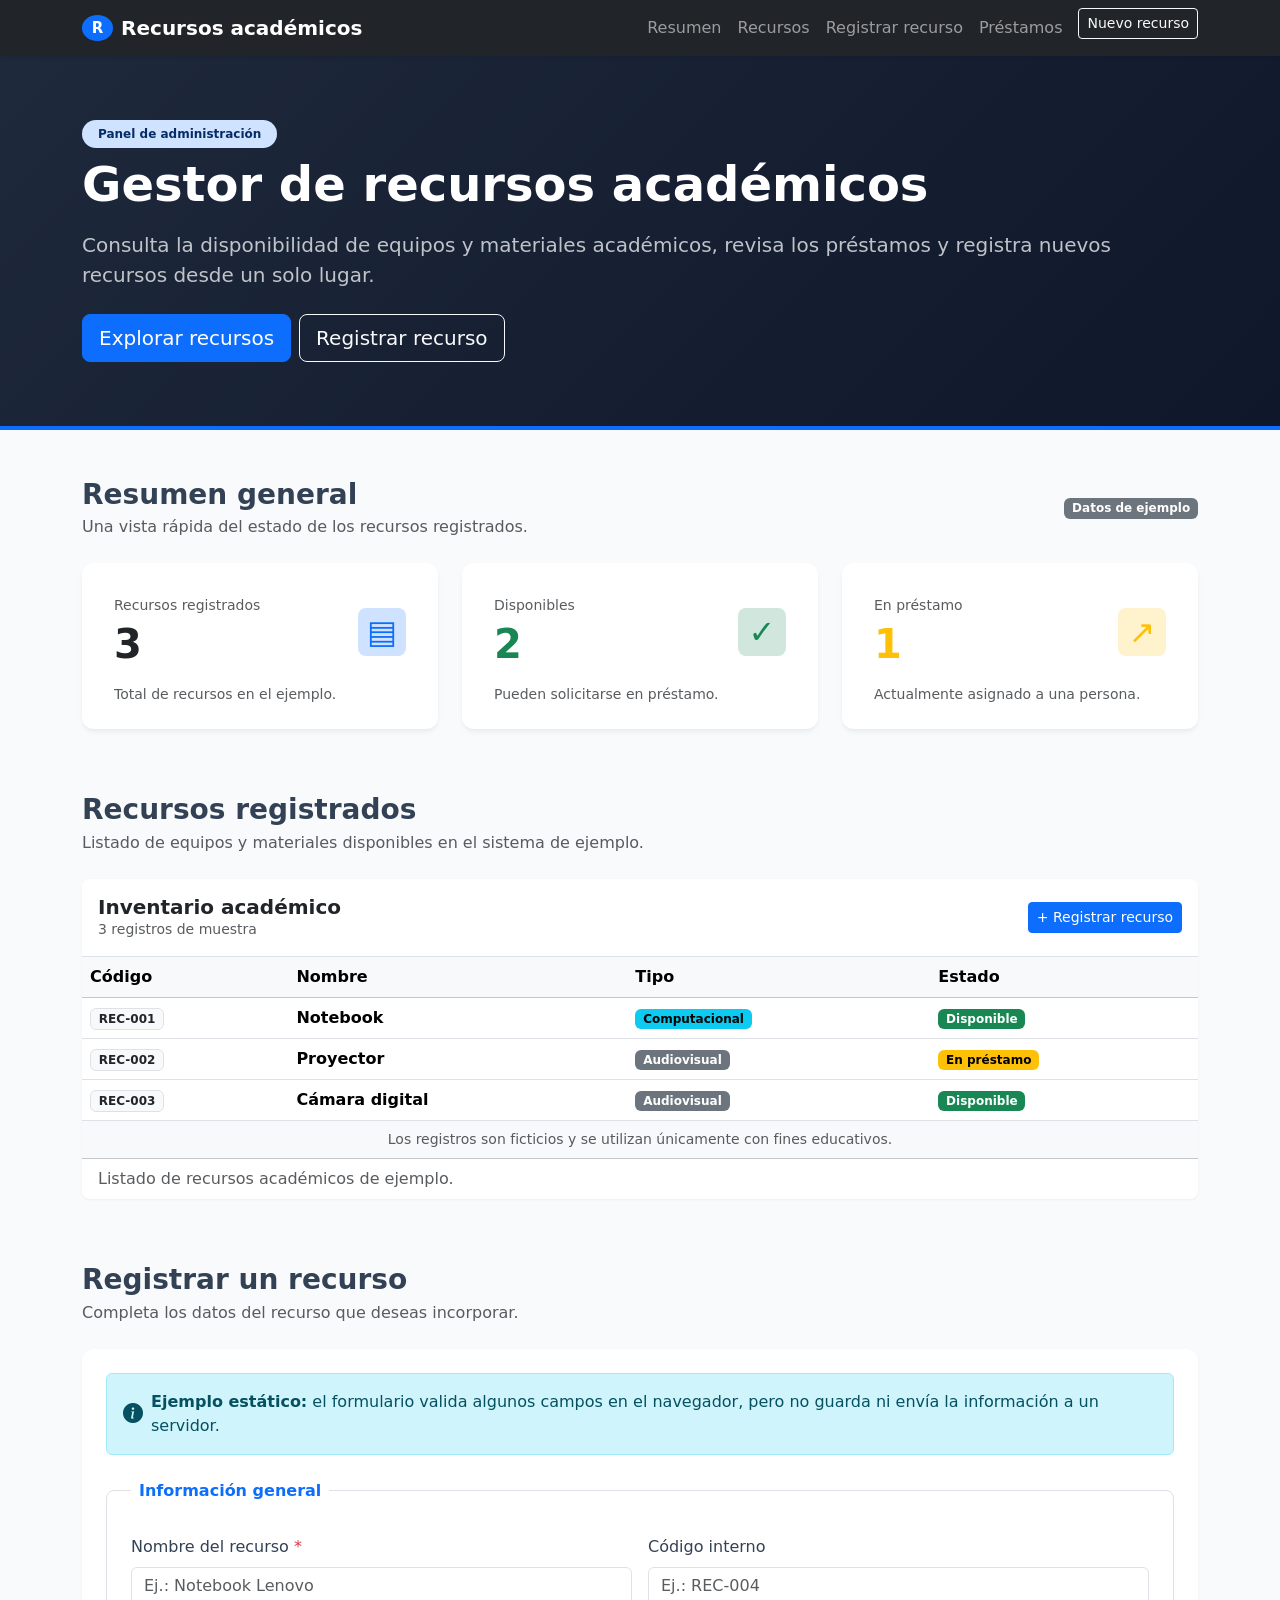
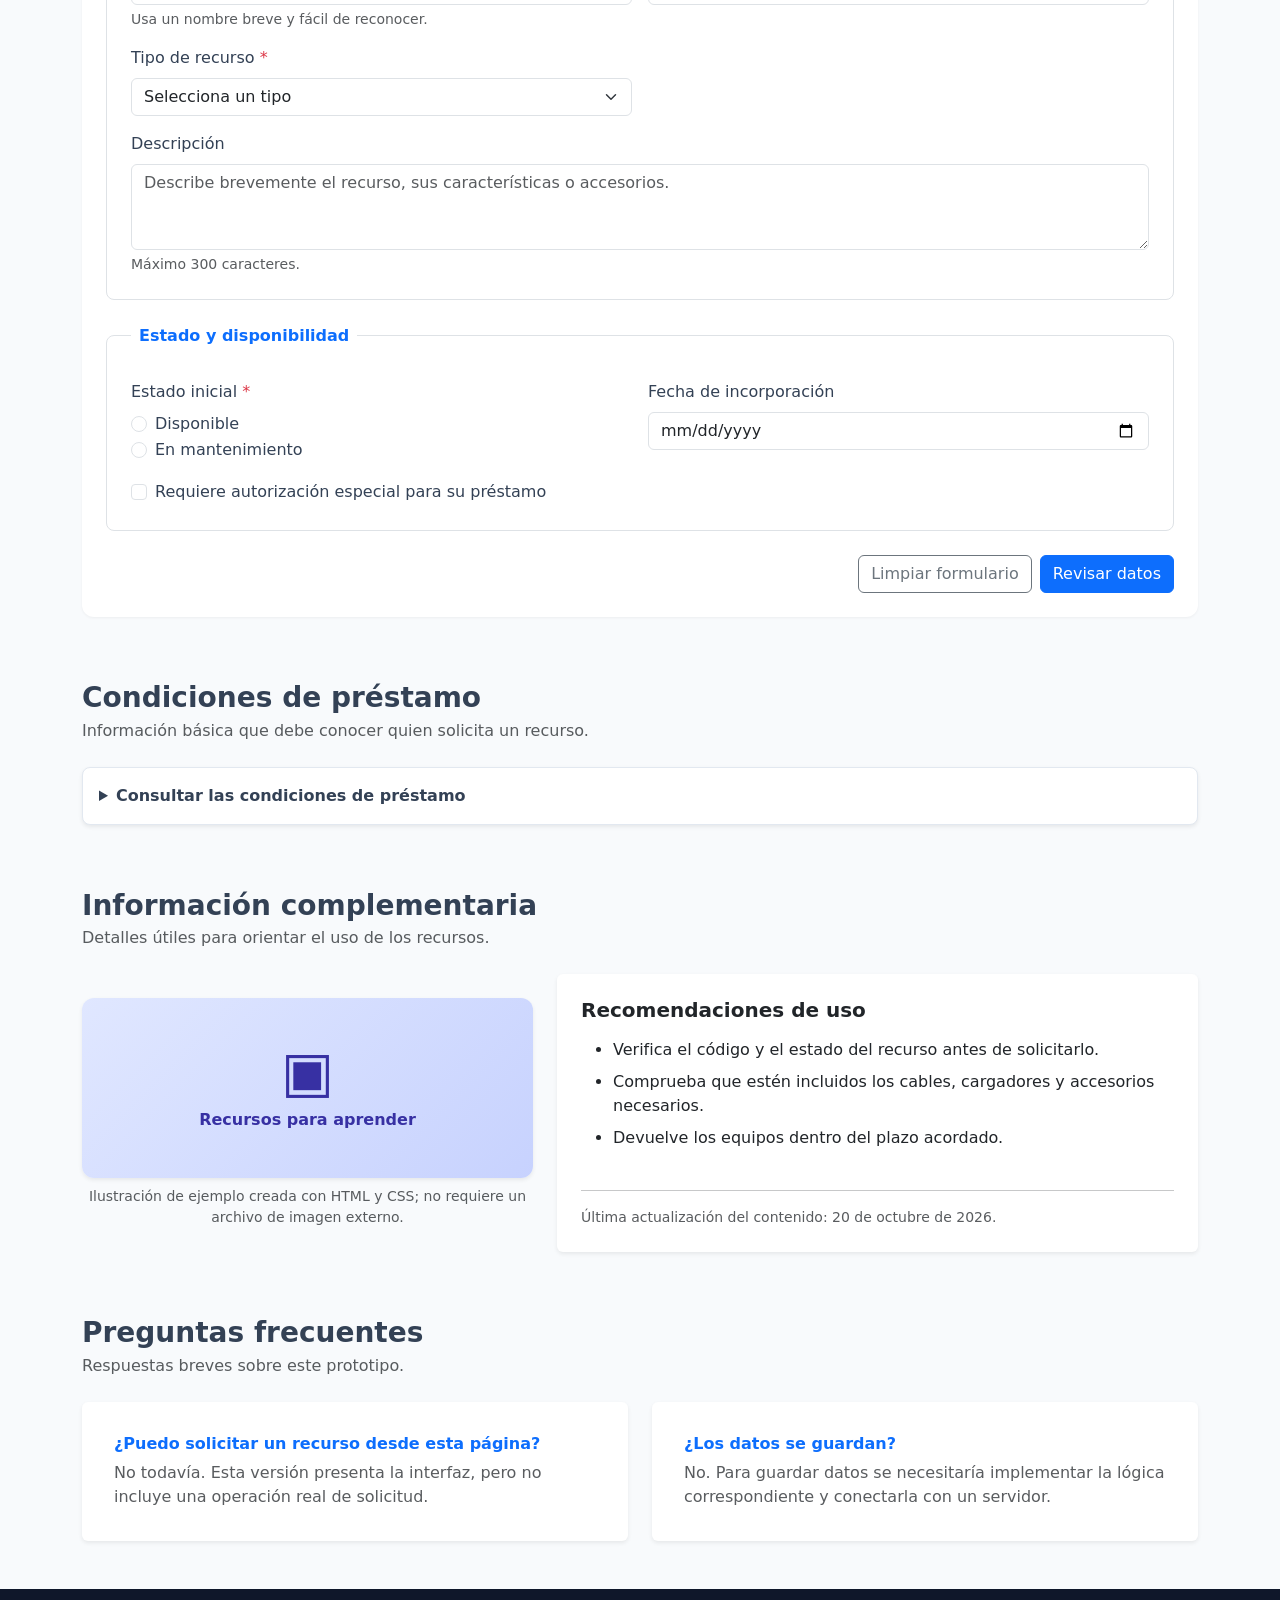
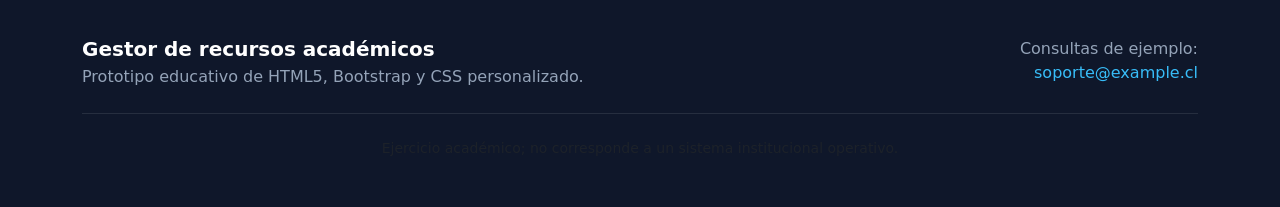
<file: html_css/index.html>
<!doctype html>
<html lang="es">
  <head>
    <meta charset="UTF-8" />
    <meta name="viewport" content="width=device-width, initial-scale=1" />
    <meta
      name="description"
      content="Ejemplo educativo de una página para gestionar recursos académicos."
    />
    <title>Gestor de recursos académicos</title>

    <!-- Bootstrap 5 CSS CDN -->
    <link
      href="https://cdn.jsdelivr.net/npm/bootstrap@5.3.3/dist/css/bootstrap.min.css"
      rel="stylesheet"
      integrity="sha384-QWTKZyjpPEjISv5WaRU9OFeRpok6YctnYmDr5pNlyT2bRjXh0JMhjY6hW+ALEwIH"
      crossorigin="anonymous"
    />

    <!-- Bootstrap Icons -->
    <link
      rel="stylesheet"
      href="https://cdn.jsdelivr.net/npm/bootstrap-icons@1.11.3/font/bootstrap-icons.min.css"
    />

    <link rel="stylesheet" href="css/styles.css" />
  </head>

  <body>
    <!-- sticky-top fija la navegación al desplazarse; navbar-expand-lg la adapta a móviles. -->
    <header class="sticky-top">
      <nav
        class="navbar navbar-expand-lg navbar-dark bg-dark shadow-sm"
        aria-label="Navegación principal"
      >
        <div class="container">
          <a
            class="navbar-brand d-flex align-items-center gap-2 fw-bold"
            href="#inicio"
          >
            <span class="badge bg-primary rounded-circle" aria-hidden="true"
              >R</span
            >
            Recursos académicos
          </a>

          <button
            class="navbar-toggler"
            type="button"
            data-bs-toggle="collapse"
            data-bs-target="#navbarContenido"
            aria-controls="navbarContenido"
            aria-expanded="false"
            aria-label="Mostrar u ocultar navegación"
          >
            <!-- Bootstrap usa estos atributos para abrir y cerrar el menú en pantallas pequeñas. -->
            <span class="navbar-toggler-icon"></span>
          </button>

          <div class="collapse navbar-collapse" id="navbarContenido">
            <ul class="navbar-nav ms-auto mb-2 mb-lg-0">
              <li class="nav-item">
                <a class="nav-link" href="#resumen">Resumen</a>
              </li>
              <li class="nav-item">
                <a class="nav-link" href="#recursos">Recursos</a>
              </li>
              <li class="nav-item">
                <a class="nav-link" href="#nuevo-recurso">Registrar recurso</a>
              </li>
              <li class="nav-item">
                <a class="nav-link" href="#condiciones">Préstamos</a>
              </li>
              <li class="nav-item">
                <a
                  class="btn btn-outline-light btn-sm ms-lg-2 mt-2 mt-lg-0"
                  href="#nuevo-recurso"
                  >Nuevo recurso</a
                >
              </li>
            </ul>
          </div>
        </div>
      </nav>
    </header>

    <main id="inicio">
      <!-- aria-labelledby conecta cada sección con su título y mejora la navegación asistida. -->
      <!-- Portada principal con accesos directos a las secciones mediante anclas. -->
      <section class="hero-section" aria-labelledby="titulo-principal">
        <div class="container">
          <span
            class="badge bg-primary-subtle text-primary-emphasis mb-2 px-3 py-2 rounded-pill"
            >Panel de administración</span
          >
          <h1 id="titulo-principal" class="display-5 fw-bold text-white mb-3">
            Gestor de recursos académicos
          </h1>
          <p class="lead text-light opacity-75 max-w-2xl mb-4">
            Consulta la disponibilidad de equipos y materiales académicos,
            revisa los préstamos y registra nuevos recursos desde un solo lugar.
          </p>
          <div class="d-flex flex-wrap gap-2">
            <a class="btn btn-primary btn-lg" href="#recursos"
              >Explorar recursos</a
            >
            <a class="btn btn-outline-light btn-lg" href="#nuevo-recurso"
              >Registrar recurso</a
            >
          </div>
        </div>
      </section>

      <div class="container my-5">
        <!-- La cuadrícula row/col de Bootstrap distribuye los indicadores según el ancho disponible. -->
        <section id="resumen" class="mb-5" aria-labelledby="titulo-resumen">
          <div class="d-flex justify-content-between align-items-center mb-4">
            <div>
              <h2 id="titulo-resumen" class="h3 fw-bold mb-1">
                Resumen general
              </h2>
              <p class="text-muted mb-0">
                Una vista rápida del estado de los recursos registrados.
              </p>
            </div>
            <span class="badge bg-secondary">Datos de ejemplo</span>
          </div>

          <div class="row g-4">
            <div class="col-md-4">
              <article class="card stat-card h-100 p-3">
                <div
                  class="card-body d-flex align-items-center justify-content-between"
                >
                  <div>
                    <p class="text-muted small fw-medium mb-1">
                      Recursos registrados
                    </p>
                    <p class="display-6 fw-bold mb-0">3</p>
                  </div>
                  <span
                    class="stat-icon bg-primary-subtle text-primary"
                    aria-hidden="true"
                    >▤</span
                  >
                </div>
                <div
                  class="card-footer bg-transparent border-0 pt-0 text-muted small"
                >
                  Total de recursos en el ejemplo.
                </div>
              </article>
            </div>
            <div class="col-md-4">
              <article class="card stat-card h-100 p-3">
                <div
                  class="card-body d-flex align-items-center justify-content-between"
                >
                  <div>
                    <p class="text-muted small fw-medium mb-1">Disponibles</p>
                    <p class="display-6 fw-bold mb-0 text-success">2</p>
                  </div>
                  <span
                    class="stat-icon bg-success-subtle text-success"
                    aria-hidden="true"
                    >✓</span
                  >
                </div>
                <div
                  class="card-footer bg-transparent border-0 pt-0 text-muted small"
                >
                  Pueden solicitarse en préstamo.
                </div>
              </article>
            </div>
            <div class="col-md-4">
              <article class="card stat-card h-100 p-3">
                <div
                  class="card-body d-flex align-items-center justify-content-between"
                >
                  <div>
                    <p class="text-muted small fw-medium mb-1">En préstamo</p>
                    <p class="display-6 fw-bold mb-0 text-warning">1</p>
                  </div>
                  <span
                    class="stat-icon bg-warning-subtle text-warning"
                    aria-hidden="true"
                    >↗</span
                  >
                </div>
                <div
                  class="card-footer bg-transparent border-0 pt-0 text-muted small"
                >
                  Actualmente asignado a una persona.
                </div>
              </article>
            </div>
          </div>
        </section>

        <!-- La tabla usa encabezados scope para asociar cada columna con sus datos. -->
        <section
          id="recursos"
          class="mb-5 pt-3"
          aria-labelledby="titulo-recursos"
        >
          <div class="mb-4">
            <h2 id="titulo-recursos" class="h3 fw-bold mb-1">
              Recursos registrados
            </h2>
            <p class="text-muted mb-0">
              Listado de equipos y materiales disponibles en el sistema de
              ejemplo.
            </p>
          </div>

          <div class="card table-custom border-0">
            <div
              class="card-header bg-white py-3 d-flex justify-content-between align-items-center border-bottom"
            >
              <div>
                <h3 class="h5 mb-0 fw-bold">Inventario académico</h3>
                <p class="text-muted small mb-0">3 registros de muestra</p>
              </div>
              <a class="btn btn-sm btn-primary" href="#nuevo-recurso"
                >+ Registrar recurso</a
              >
            </div>

            <!-- Este contenedor permite desplazamiento horizontal cuando la tabla no cabe en móvil. -->
            <div class="table-responsive">
              <table class="table table-hover align-middle mb-0">
                <caption class="px-3 text-muted">
                  Listado de recursos académicos de ejemplo.
                </caption>
                <thead class="table-light">
                  <tr>
                    <th scope="col">Código</th>
                    <th scope="col">Nombre</th>
                    <th scope="col">Tipo</th>
                    <th scope="col">Estado</th>
                  </tr>
                </thead>
                <tbody>
                  <tr>
                    <td>
                      <span class="badge bg-light text-dark border"
                        >REC-001</span
                      >
                    </td>
                    <td class="fw-semibold">Notebook</td>
                    <td>
                      <span class="badge text-bg-info">Computacional</span>
                    </td>
                    <td>
                      <span class="badge text-bg-success">Disponible</span>
                    </td>
                  </tr>
                  <tr>
                    <td>
                      <span class="badge bg-light text-dark border"
                        >REC-002</span
                      >
                    </td>
                    <td class="fw-semibold">Proyector</td>
                    <td>
                      <span class="badge text-bg-secondary">Audiovisual</span>
                    </td>
                    <td>
                      <span class="badge text-bg-warning">En préstamo</span>
                    </td>
                  </tr>
                  <tr>
                    <td>
                      <span class="badge bg-light text-dark border"
                        >REC-003</span
                      >
                    </td>
                    <td class="fw-semibold">Cámara digital</td>
                    <td>
                      <span class="badge text-bg-secondary">Audiovisual</span>
                    </td>
                    <td>
                      <span class="badge text-bg-success">Disponible</span>
                    </td>
                  </tr>
                </tbody>
                <tfoot class="table-light">
                  <tr>
                    <td colspan="4" class="text-center text-muted small py-2">
                      Los registros son ficticios y se utilizan únicamente con
                      fines educativos.
                    </td>
                  </tr>
                </tfoot>
              </table>
            </div>
          </div>
        </section>

        <!-- Los atributos required, minlength y maxlength activan validaciones del navegador. -->
        <section
          id="nuevo-recurso"
          class="mb-5 pt-3"
          aria-labelledby="titulo-formulario"
        >
          <div class="mb-4">
            <h2 id="titulo-formulario" class="h3 fw-bold mb-1">
              Registrar un recurso
            </h2>
            <p class="text-muted mb-0">
              Completa los datos del recurso que deseas incorporar.
            </p>
          </div>

          <div class="form-section p-4">
            <div
              class="alert alert-info d-flex align-items-center mb-4"
              role="note"
            >
              <i class="bi bi-info-circle-fill me-2 fs-5"></i>
              <div>
                <strong>Ejemplo estático:</strong> el formulario valida algunos
                campos en el navegador, pero no guarda ni envía la información a
                un servidor.
              </div>
            </div>

            <!-- Cada label usa for con el id de su control para mejorar accesibilidad y selección. -->
            <!-- action="#" y method="get" son solo demostrativos: aquí no se persisten datos. -->
            <form action="#" method="get">
              <!-- fieldset y legend agrupan controles relacionados semánticamente. -->
              <fieldset class="border rounded-3 p-3 p-md-4 mb-4">
                <legend
                  class="float-none w-auto px-2 fs-6 fw-bold text-primary"
                >
                  Información general
                </legend>
                <div class="row g-3">
                  <div class="col-md-6">
                    <label for="nombre" class="form-label fw-medium"
                      >Nombre del recurso
                      <span class="text-danger">*</span></label
                    >
                    <input
                      id="nombre"
                      name="nombre"
                      type="text"
                      class="form-control"
                      required
                      minlength="2"
                      maxlength="80"
                      placeholder="Ej.: Notebook Lenovo"
                    />
                    <div class="form-text">
                      Usa un nombre breve y fácil de reconocer.
                    </div>
                  </div>

                  <div class="col-md-6">
                    <label for="codigo" class="form-label fw-medium"
                      >Código interno</label
                    >
                    <input
                      id="codigo"
                      name="codigo"
                      type="text"
                      class="form-control"
                      placeholder="Ej.: REC-004"
                    />
                  </div>

                  <div class="col-md-6">
                    <label for="tipo" class="form-label fw-medium"
                      >Tipo de recurso <span class="text-danger">*</span></label
                    >
                    <select id="tipo" name="tipo" class="form-select" required>
                      <option value="">Selecciona un tipo</option>
                      <option value="computacional">
                        Equipo computacional
                      </option>
                      <option value="audiovisual">Equipo audiovisual</option>
                      <option value="laboratorio">
                        Material de laboratorio
                      </option>
                      <option value="mobiliario">Mobiliario</option>
                      <option value="otro">Otro</option>
                    </select>
                  </div>

                  <div class="col-12">
                    <label for="descripcion" class="form-label fw-medium"
                      >Descripción</label
                    >
                    <textarea
                      id="descripcion"
                      name="descripcion"
                      class="form-control"
                      rows="3"
                      maxlength="300"
                      placeholder="Describe brevemente el recurso, sus características o accesorios."
                    ></textarea>
                    <div class="form-text">Máximo 300 caracteres.</div>
                  </div>
                </div>
              </fieldset>

              <fieldset class="border rounded-3 p-3 p-md-4 mb-4">
                <legend
                  class="float-none w-auto px-2 fs-6 fw-bold text-primary"
                >
                  Estado y disponibilidad
                </legend>
                <div class="row g-3">
                  <div class="col-md-6">
                    <p class="form-label fw-medium mb-2">
                      Estado inicial <span class="text-danger">*</span>
                    </p>
                    <div class="form-check">
                      <input
                        id="estado-disponible"
                        type="radio"
                        name="estado"
                        value="disponible"
                        class="form-check-input"
                        required
                      />
                      <label for="estado-disponible" class="form-check-label"
                        >Disponible</label
                      >
                    </div>
                    <div class="form-check">
                      <input
                        id="estado-mantencion"
                        type="radio"
                        name="estado"
                        value="mantencion"
                        class="form-check-input"
                      />
                      <label for="estado-mantencion" class="form-check-label"
                        >En mantenimiento</label
                      >
                    </div>
                  </div>

                  <div class="col-md-6">
                    <label for="fecha" class="form-label fw-medium"
                      >Fecha de incorporación</label
                    >
                    <input
                      id="fecha"
                      name="fecha"
                      type="date"
                      class="form-control"
                    />
                  </div>

                  <div class="col-12">
                    <div class="form-check">
                      <input
                        id="requiere-autorizacion"
                        type="checkbox"
                        name="requiere_autorizacion"
                        value="si"
                        class="form-check-input"
                      />
                      <label
                        for="requiere-autorizacion"
                        class="form-check-label"
                      >
                        Requiere autorización especial para su préstamo
                      </label>
                    </div>
                  </div>
                </div>
              </fieldset>

              <div class="d-flex justify-content-end gap-2">
                <button type="reset" class="btn btn-outline-secondary">
                  Limpiar formulario
                </button>
                <button type="submit" class="btn btn-primary">
                  Revisar datos
                </button>
              </div>
            </form>
          </div>
        </section>

        <!-- details permite desplegar las condiciones sin escribir JavaScript adicional. -->
        <section
          id="condiciones"
          class="mb-5 pt-3"
          aria-labelledby="titulo-condiciones"
        >
          <div class="mb-4">
            <h2 id="titulo-condiciones" class="h3 fw-bold mb-1">
              Condiciones de préstamo
            </h2>
            <p class="text-muted mb-0">
              Información básica que debe conocer quien solicita un recurso.
            </p>
          </div>

          <details>
            <summary class="shadow-sm">
              Consultar las condiciones de préstamo
            </summary>
            <div class="details-content">
              <ul class="mb-3">
                <li class="mb-2">
                  La solicitud debe indicar quién utilizará el recurso y para
                  qué actividad académica.
                </li>
                <li class="mb-2">
                  El recurso debe devolverse en la fecha acordada y en las
                  condiciones en que fue entregado.
                </li>
                <li class="mb-2">
                  Quien recibe el recurso debe informar oportunamente cualquier
                  daño o problema detectado.
                </li>
                <li class="mb-2">
                  La disponibilidad real debe confirmarse con la unidad
                  responsable antes de retirar el equipo.
                </li>
              </ul>
              <p class="text-muted small mb-0">
                Estas condiciones son ilustrativas y no representan una política
                institucional oficial.
              </p>
            </div>
          </details>
        </section>

        <!-- figure y figcaption vinculan la ilustración hecha en CSS con su descripción. -->
        <section class="mb-5 pt-3" aria-labelledby="titulo-complementaria">
          <div class="mb-4">
            <h2 id="titulo-complementaria" class="h3 fw-bold mb-1">
              Información complementaria
            </h2>
            <p class="text-muted mb-0">
              Detalles útiles para orientar el uso de los recursos.
            </p>
          </div>

          <div class="row g-4 align-items-center">
            <div class="col-md-5">
              <figure class="m-0">
                <div class="css-illustration p-4 text-center shadow-sm">
                  <div class="css-illustration-icon mb-2" aria-hidden="true">
                    ▣
                  </div>
                  <p class="fw-bold mb-0">Recursos para aprender</p>
                </div>
                <figcaption class="figure-caption text-center mt-2">
                  Ilustración de ejemplo creada con HTML y CSS; no requiere un
                  archivo de imagen externo.
                </figcaption>
              </figure>
            </div>

            <div class="col-md-7">
              <article class="card border-0 shadow-sm p-4">
                <h3 class="h5 fw-bold mb-3">Recomendaciones de uso</h3>
                <ul class="mb-3">
                  <li class="mb-2">
                    Verifica el código y el estado del recurso antes de
                    solicitarlo.
                  </li>
                  <li class="mb-2">
                    Comprueba que estén incluidos los cables, cargadores y
                    accesorios necesarios.
                  </li>
                  <li class="mb-2">
                    Devuelve los equipos dentro del plazo acordado.
                  </li>
                </ul>
                <hr class="my-3" />
                <p class="text-muted small mb-0">
                  Última actualización del contenido:
                  <time datetime="2026-10-20">20 de octubre de 2026</time>.
                </p>
              </article>
            </div>
          </div>
        </section>

        <!-- Preguntas frecuentes presentadas en columnas responsivas de Bootstrap. -->
        <section class="mb-5 pt-3" aria-labelledby="titulo-preguntas">
          <div class="mb-4">
            <h2 id="titulo-preguntas" class="h3 fw-bold mb-1">
              Preguntas frecuentes
            </h2>
            <p class="text-muted mb-0">
              Respuestas breves sobre este prototipo.
            </p>
          </div>

          <div class="row g-4">
            <div class="col-md-6">
              <article class="card h-100 border-0 shadow-sm p-3">
                <div class="card-body">
                  <h3 class="h6 fw-bold text-primary mb-2">
                    ¿Puedo solicitar un recurso desde esta página?
                  </h3>
                  <p class="card-text text-muted mb-0">
                    No todavía. Esta versión presenta la interfaz, pero no
                    incluye una operación real de solicitud.
                  </p>
                </div>
              </article>
            </div>
            <div class="col-md-6">
              <article class="card h-100 border-0 shadow-sm p-3">
                <div class="card-body">
                  <h3 class="h6 fw-bold text-primary mb-2">
                    ¿Los datos se guardan?
                  </h3>
                  <p class="card-text text-muted mb-0">
                    No. Para guardar datos se necesitaría implementar la lógica
                    correspondiente y conectarla con un servidor.
                  </p>
                </div>
              </article>
            </div>
          </div>
        </section>
      </div>
    </main>

    <footer class="py-5 mt-auto">
      <div class="container">
        <div class="row gy-4 mb-4">
          <div class="col-md-8">
            <p class="h5 text-white fw-bold mb-1">
              Gestor de recursos académicos
            </p>
            <p class="mb-0">
              Prototipo educativo de HTML5, Bootstrap y CSS personalizado.
            </p>
          </div>
          <div class="col-md-4 text-md-end">
            <address class="mb-0 fst-normal">
              Consultas de ejemplo:<br />
              <a href="mailto:soporte@example.cl">soporte@example.cl</a>
            </address>
          </div>
        </div>
        <hr class="border-secondary my-4" />
        <div class="text-center text-muted small">
          <p class="mb-0">
            Ejercicio académico; no corresponde a un sistema institucional
            operativo.
          </p>
        </div>
      </div>
    </footer>

    <!-- El bundle JavaScript de Bootstrap activa componentes interactivos como el menú adaptable. -->
    <script
      src="https://cdn.jsdelivr.net/npm/bootstrap@5.3.3/dist/js/bootstrap.bundle.min.js"
      integrity="sha384-YvpcrYf0tY3lHB60NNkmXc5s9fDVZLESaAA55NDzOxhy9GkcIdslK1eN7N6jIeHz"
      crossorigin="anonymous"
    ></script>
  </body>
</html>
</file>
<file: html_css/css/styles.css>
/* Variables globales para reutilizar colores y mantener una paleta consistente. */
      :root {
        --brand-primary: #0d6efd;
        --brand-dark: #0f172a;
        --bg-light: #f8fafc;
      }

      /* Estilos base del documento; Bootstrap aporta el resto de componentes visuales. */
      body {
        background-color: var(--bg-light);
        color: #334155;
        font-family:
          system-ui,
          -apple-system,
          "Segoe UI",
          Roboto,
          "Helvetica Neue",
          Arial,
          sans-serif;
      }

      /* Portada: el degradado crea contraste y el borde inferior destaca el color principal. */
      .hero-section {
        background: linear-gradient(135deg, #1e293b 0%, #0f172a 100%);
        color: #ffffff;
        padding: 4rem 0;
        border-bottom: 4px solid var(--brand-primary);
      }

      /* Tarjetas de resumen: sombra y transición para dar profundidad al pasar el cursor. */
      .stat-card {
        border: none;
        border-radius: 0.75rem;
        box-shadow:
          0 4px 6px -1px rgba(0, 0, 0, 0.05),
          0 2px 4px -1px rgba(0, 0, 0, 0.03);
        transition:
          transform 0.2s ease,
          box-shadow 0.2s ease;
      }

      .stat-card:hover {
        transform: translateY(-3px);
        box-shadow: 0 10px 15px -3px rgba(0, 0, 0, 0.1);
      }

      /* El tamaño fijo del icono mantiene alineados los indicadores de cada tarjeta. */
      .stat-icon {
        font-size: 2rem;
        width: 3rem;
        height: 3rem;
        display: flex;
        align-items: center;
        justify-content: center;
        border-radius: 0.5rem;
      }

      /* Contenedor visual de la tabla; table-responsive de Bootstrap gestiona el desborde móvil. */
      .table-custom {
        background-color: #ffffff;
        border-radius: 0.5rem;
        overflow: hidden;
        box-shadow: 0 1px 3px rgba(0, 0, 0, 0.05);
      }

      /* La ilustración se compone con CSS: flex centra el icono y el texto sin una imagen externa. */
      .css-illustration {
        background: linear-gradient(135deg, #e0e7ff 0%, #c7d2fe 100%);
        border-radius: 0.75rem;
        min-height: 180px;
        display: flex;
        flex-direction: column;
        align-items: center;
        justify-content: center;
        color: #3730a3;
      }

      .css-illustration-icon {
        font-size: 3.5rem;
        line-height: 1;
      }

      /* Superficie blanca que agrupa visualmente los campos del formulario. */
      .form-section {
        background-color: #ffffff;
        border-radius: 0.75rem;
        box-shadow: 0 1px 3px rgba(0, 0, 0, 0.05);
      }

      /* details y summary son elementos HTML nativos para mostrar u ocultar contenido. */
      details summary {
        cursor: pointer;
        font-weight: 600;
        padding: 1rem;
        background-color: #ffffff;
        border-radius: 0.5rem;
        border: 1px solid #e2e8f0;
      }

      details[open] summary {
        /* El selector [open] solo aplica cuando el usuario despliega el elemento details. */
        border-bottom-left-radius: 0;
        border-bottom-right-radius: 0;
        background-color: #f1f5f9;
      }

      details .details-content {
        background-color: #ffffff;
        border: 1px solid #e2e8f0;
        border-top: none;
        border-bottom-left-radius: 0.5rem;
        border-bottom-right-radius: 0.5rem;
        padding: 1.25rem;
      }

      /* Pie de página: usa el color oscuro definido en las variables globales. */
      footer {
        background-color: var(--brand-dark);
        color: #94a3b8;
      }

      footer a {
        color: #38bdf8;
        text-decoration: none;
      }

      footer a:hover {
        text-decoration: underline;
      }
</file>
